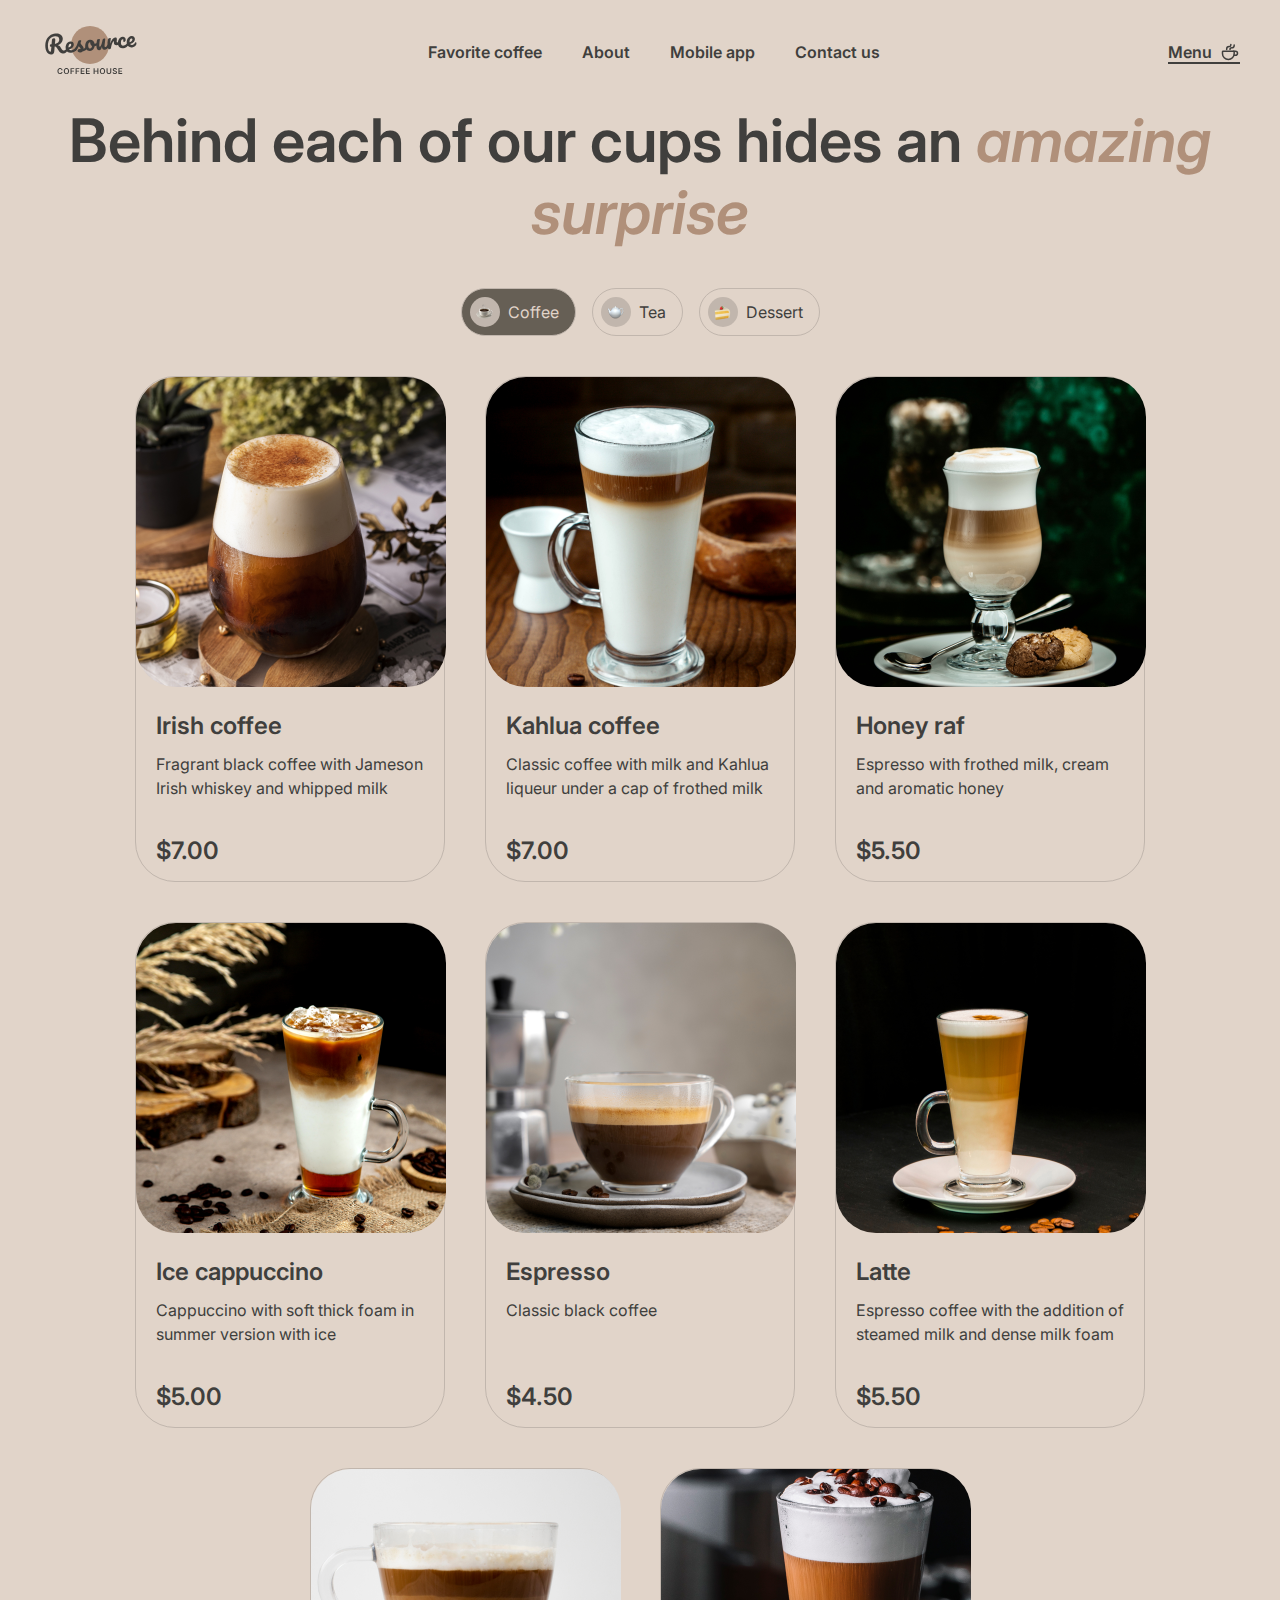
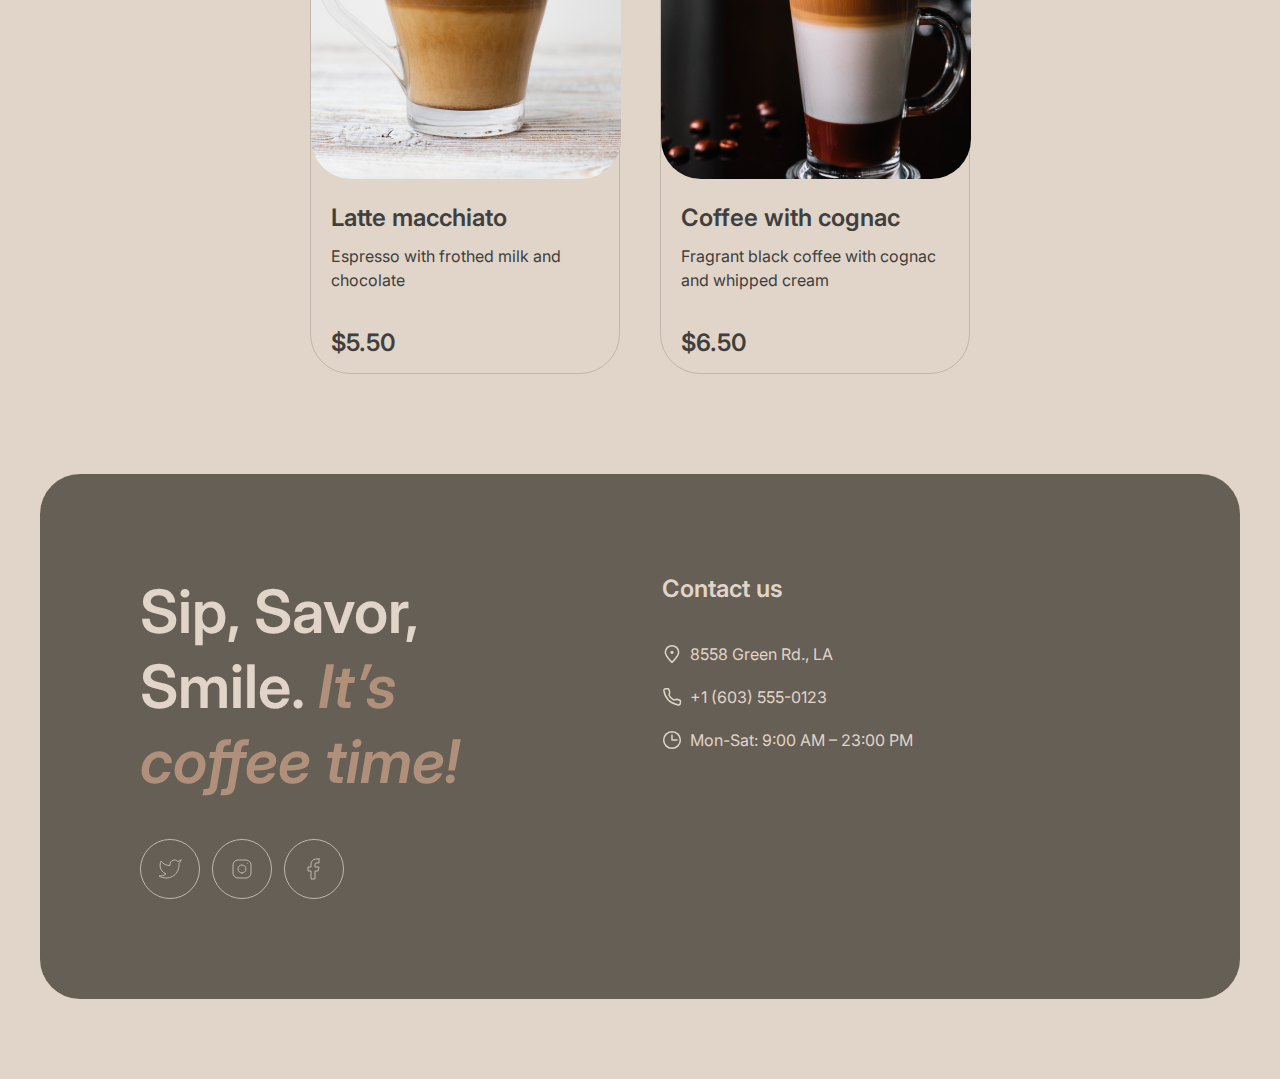
<file: pages/coffee/index.html>
<!DOCTYPE html>
<html lang="en">
<head>
    <meta charset="UTF-8">
    <meta name="viewport" content="width=device-width, initial-scale=1.0">
    <link rel="stylesheet" href="./style.min.css">
    <link rel="icon" type="image/x-icon" href="../../assets/icons/favicon-32x32.png">
    <title>Coffee House</title>
</head>
<body>
    <div class="container">
        <header class="header">
            <div class="header__bar">
                <a href="../main/index.html">
                    <img src="../../assets/icons/logo.svg" alt="logotype">
                </a>
                <nav class="header__nav">
                    <ul>
                        <li class="header__nav-link header__link">
                            <a class="header__link" href="../main/index.html#favorites">Favorite coffee</a>
                        </li>
                        <li class="header__nav-link header__link">
                            <a class="header__link" href="../main/index.html#about">About</a>
                        </li>
                        <li class="header__nav-link header__link">
                            <a class="header__link" href="../main/index.html#mobile-app">Mobile app</a>
                        </li>
                        <li class="header__nav-link header__link">
                            <a class="header__link" href="../main/index.html#contacts">Contact us</a>
                        </li>
                    </ul>
                </nav>
                <a class="header__menu-btn header__link" href="#">
                    <span>Menu</span>
                    <img src="../../assets/icons/coffee-cup.svg" alt="cup of coffee">
                </a>
                <div class="header__burger-btn">
                    <span></span>
                    <span></span>
                </div>
            </div>

            <div class="header__burger-menu">
                <nav class="header__burger-nav">
                    <ul>
                        <li>
                            <a class="header__link" href="../main/index.html#favorites">Favorite coffee</a>
                        </li>
                        <li>
                            <a class="header__link" href="../main/index.html#about">About</a>
                        </li>
                        <li>
                            <a class="header__link" href="../main/index.html#mobile-app">Mobile app</a>
                        </li>
                        <li>
                            <a class="header__link" href="../main/index.html#contacts">Contact us</a>
                        </li>
                    </ul>
                </nav>
                <div class="header__burger-menu-btn">
                    <a href="../coffee/index.html">
                        <span>Menu</span>
                        <img src="../../assets/icons/coffee-cup.svg" alt="Cup of coffee">
                    </a>
                </div>
            </div>
        </header>

        <section class="offer">
            <h1 class="offer__title">Behind each of our cups hides an <span class="offer__title-italic">amazing surprise</span></h1>
            <div class="offer__tabs">
                <div class="offer__tab-item active" category="coffee">
                    <div class="offer__tab-img">
                        <img src="../../assets/icons/cup.png" alt="cup">
                    </div>
                    <span>Coffee</span>
                </div>
                <div class="offer__tab-item" category="tea">
                    <div class="offer__tab-img">
                        <img src="../../assets/icons/kettle.png" alt="kettle">
                    </div>
                    <span>Tea</span>
                </div>
                <div class="offer__tab-item" category="dessert">
                    <div class="offer__tab-img">
                        <img src="../../assets/icons/dessert.png" alt="dessert">
                    </div>
                    <span>Dessert</span>
                </div>
            </div>
        </section>

        <div class="menu-coffee">
            <div class="menu-coffee__wrapper"></div> 
            <div class="menu-coffee__refresh invisible">
                <svg xmlns="http://www.w3.org/2000/svg" width="24" height="24" viewBox="0 0 24 24" fill="none">
                    <path d="M21.8883 13.5C21.1645 18.3113 17.013 22 12 22C6.47715 22 2 17.5228 2 12C2 6.47715 6.47715 2 12 2C16.1006 2 19.6248 4.46819 21.1679 8" stroke="#403F3D" stroke-linecap="round" stroke-linejoin="round"/>
                    <path d="M17 8H21.4C21.7314 8 22 7.73137 22 7.4V3" stroke="#403F3D" stroke-linecap="round" stroke-linejoin="round"/>
                  </svg>
            </div>
        </div>

        <div class="modal-window__bg">
            <div class="modal-window__inner">
                <img class="modal-window__img" src="../../assets/images/coffee-1.png" alt="coffee">
                <div class="modal-window__content">
                    <span class="modal-window__name"></span>
                    <div class="modal-window__wrapper">
                        <p class="modal-window__descr"></p>
                        <div class="modal-window__sizes modal-window__tabs-wrapper">
                            <span>Size</span>
                            <div class="modal-window__sizes-btn-wrapper ">
                                <div class="modal-window__sizes-btn modal-window_tab active" price="0">
                                    <div class="modal-window__sizes-btn-circle modal-window__circle">S</div>
                                    <span class="modal-window__text modal-window__size">200 ml</span>
                                </div>
                                <div class="modal-window__sizes-btn modal-window_tab" price="0.5">
                                    <div class="modal-window__sizes-btn-circle modal-window__circle">M</div>
                                    <span class="modal-window__text modal-window__size">300 ml</span>
                                </div>
                                <div class="modal-window__sizes-btn modal-window_tab" price="1">
                                    <div class="modal-window__sizes-btn-circle modal-window__circle">L</div>
                                    <span class="modal-window__text modal-window__size">400 ml</span>
                                </div>
                            </div>
                        </div>
                        <div class="menu-coffee__modal-window-additives modal-window_tabs-wrapper">
                            <span>Additives</span>
                            <div class="modal-window__add-btn-wrapper">
                                <div class="modal-window__add-btn modal-window_tab">
                                    <div class="modal-window__add-btn-circle modal-window__circle">1</div>
                                    <span class="modal-window__text modal-window-addictive">Sugar</span>
                                </div>
                                <div class="modal-window__add-btn modal-window_tab">
                                    <div class="modal-window__add-btn-circle modal-window__circle">2</div>
                                    <span class="modal-window__text modal-window-addictive">Cinnamon</span>
                                </div>
                                <div class="modal-window__add-btn modal-window_tab">
                                    <div class="modal-window__add-btn-circle modal-window__circle">3</div>
                                    <span class="modal-window__text modal-window-addictive">Syrup</span>
                                </div>
                            </div>
                        </div>
                        <div class="modal-window__price-block">
                            <span class="modal-window__total">Total:</span>
                            <span class="modal-window__price"></span>
                        </div>
                        <div class="modal-window__info-block">
                            <div class="modal-window__info-icon">
                                <svg xmlns="http://www.w3.org/2000/svg" width="16" height="16" viewBox="0 0 16 16" fill="none">
                                    <g clip-path="url(#clip0_311_4007)">
                                    <path d="M8 7.66663V11" stroke="#403F3D" stroke-linecap="round" stroke-linejoin="round"/>
                                    <path d="M8 5.00667L8.00667 4.99926" stroke="#403F3D" stroke-linecap="round" stroke-linejoin="round"/>
                                    <path d="M8 14.6667C11.6819 14.6667 14.6667 11.6819 14.6667 8.00004C14.6667 4.31814 11.6819 1.33337 8 1.33337C4.3181 1.33337 1.33333 4.31814 1.33333 8.00004C1.33333 11.6819 4.3181 14.6667 8 14.6667Z" stroke="#403F3D" stroke-linecap="round" stroke-linejoin="round"/>
                                    </g>
                                    <defs>
                                    <clipPath id="clip0_311_4007">
                                    <rect width="16" height="16" fill="white"/>
                                    </clipPath>
                                    </defs>
                                    </svg>
                            </div>
                            <p class="modal-window__info-text">The cost is not final. Download our mobile app 
                                to see the final price and place your order. Earn loyalty points and enjoy your favorite 
                                coffee with up to 20% discount.</p>
                        </div>
                        <button class="modal-window__close">Close</button>
                    </div> 
                </div>
            </div>
        </div>

        <footer id="contacts" class="footer">
            <div class="footer__social">
                <h2 class="footer__title title-second">Sip, Savor, Smile. <span class="footer__title-italic">It’s coffee time!</span></h2>
                <div class="footer__social-links">
                    <a class="footer__social-link" href="https://twitter.com/i/flow/login?redirect_after_login=%2Frollingscopes" target="_blank">
                        <svg xmlns="http://www.w3.org/2000/svg" width="24" height="24" viewBox="0 0 24 24">
                            <path d="M23 3.01006C23 3.01006 20.9821 4.20217 19.86 4.54006C19.2577 3.84757 18.4573 3.35675 17.567 3.13398C16.6767 2.91122 15.7395 2.96725 14.8821 3.29451C14.0247 3.62177 13.2884 4.20446 12.773 4.96377C12.2575 5.72309 11.9877 6.62239 12 7.54006V8.54006C10.2426 8.58562 8.50127 8.19587 6.93101 7.4055C5.36074 6.61513 4.01032 5.44869 3 4.01006C3 4.01006 -1 13.0101 8 17.0101C5.94053 18.408 3.48716 19.109 1 19.0101C10 24.0101 21 19.0101 21 7.51006C20.9991 7.23151 20.9723 6.95365 20.92 6.68006C21.9406 5.67355 23 3.01006 23 3.01006Z" stroke-linecap="round" stroke-linejoin="round"/>
                        </svg>
                    </a>
                    <a class="footer__social-link" href="https://www.instagram.com/juliette_chijonok/" target="_blank">
                        <svg xmlns="http://www.w3.org/2000/svg" width="24" height="24" viewBox="0 0 24 24">
                            <path d="M12 16C14.2091 16 16 14.2091 16 12C16 9.79086 14.2091 8 12 8C9.79086 8 8 9.79086 8 12C8 14.2091 9.79086 16 12 16Z" stroke-linecap="round" stroke-linejoin="round"/>
                            <path d="M3 16V8C3 5.23858 5.23858 3 8 3H16C18.7614 3 21 5.23858 21 8V16C21 18.7614 18.7614 21 16 21H8C5.23858 21 3 18.7614 3 16Z"/>
                            <path d="M17.5 6.51L17.51 6.49889" stroke-linecap="round" stroke-linejoin="round"/>
                        </svg>
                    </a>
                    <a class="footer__social-link" href="https://www.facebook.com/RollingScopesSchool/" target="_blank">
                        <svg xmlns="http://www.w3.org/2000/svg" width="24" height="24" viewBox="0 0 24 24">
                            <path d="M17 2H14C12.6739 2 11.4021 2.52678 10.4645 3.46447C9.52678 4.40215 9 5.67392 9 7V10H6V14H9V22H13V14H16L17 10H13V7C13 6.73478 13.1054 6.48043 13.2929 6.29289C13.4804 6.10536 13.7348 6 14 6H17V2Z" stroke-linecap="round" stroke-linejoin="round"/>
                        </svg>
                    </a>
                </div>
            </div>
            <div class="footer__contacts">
                <span class="footer__contacts-title">Contact us</span>
                <ul class="footer__contacts-block">
                    <li>
                        <a class="footer__contact" href="https://www.google.com/maps/place/Eric+Green+Rd,+Louisiana+70634,+%D0%A1%D0%A8%D0%90/@30.8070426,-93.2237339,17z/data=!3m1!4b1!4m6!3m5!1s0x863bac54e224e52b:0xd776dc9a51d67928!8m2!3d30.807038!4d-93.221159!16s%2Fg%2F1tm0tjns?entry=ttu" target="_blank">
                            <svg xmlns="http://www.w3.org/2000/svg" width="20" height="20" viewBox="0 0 20 20" fill="none">
                                <path d="M16.6663 8.33329C16.6663 12.0152 9.99967 18.3333 9.99967 18.3333C9.99967 18.3333 3.33301 12.0152 3.33301 8.33329C3.33301 4.65139 6.31778 1.66663 9.99967 1.66663C13.6816 1.66663 16.6663 4.65139 16.6663 8.33329Z" stroke-width="1.5"/>
                                <path d="M10.0003 9.16667C10.4606 9.16667 10.8337 8.79357 10.8337 8.33333C10.8337 7.8731 10.4606 7.5 10.0003 7.5C9.54009 7.5 9.16699 7.8731 9.16699 8.33333C9.16699 8.79357 9.54009 9.16667 10.0003 9.16667Z" fill="#E1D4C9" stroke-width="1.5" stroke-linecap="round" stroke-linejoin="round"/>
                            </svg>
                            <span>8558 Green Rd.,  LA</span>
                        </a>
                    </li>
                   <li>
                        <a class="footer__contact" href="tel:+16035550123">
                            <svg xmlns="http://www.w3.org/2000/svg" width="20" height="20" viewBox="0 0 20 20" fill="none">
                                <path d="M15.0984 12.2516L11.6665 12.9166C9.34845 11.7531 7.91654 10.4166 7.08321 8.33329L7.72483 4.89154L6.51197 1.66663L3.72946 1.66663C2.60191 1.66663 1.71466 2.59958 1.90108 3.71161C2.29888 6.08454 3.37231 10.0391 6.24987 12.9166C9.27338 15.9401 13.5661 17.3318 16.1378 17.9288C17.299 18.1983 18.3332 17.2908 18.3332 16.0988L18.3332 13.4843L15.0984 12.2516Z" stroke="#E1D4C9" stroke-width="1.5" stroke-linecap="round" stroke-linejoin="round"/>
                            </svg>
                            <span>+1 (603) 555-0123</span>
                        </a>
                   </li>
                    <li>
                        <div class="footer__contact">
                            <svg xmlns="http://www.w3.org/2000/svg" width="20" height="20" viewBox="0 0 20 20" fill="none">
                                <g clip-path="url(#clip0_217_1736)">
                                    <path d="M10 5L10 10L15 10" stroke="#E1D4C9" stroke-width="1.5" stroke-linecap="round" stroke-linejoin="round"/>
                                    <path d="M10.0003 18.3333C14.6027 18.3333 18.3337 14.6023 18.3337 9.99996C18.3337 5.39759 14.6027 1.66663 10.0003 1.66663C5.39795 1.66663 1.66699 5.39759 1.66699 9.99996C1.66699 14.6023 5.39795 18.3333 10.0003 18.3333Z" stroke="#E1D4C9" stroke-width="1.5" stroke-linecap="round" stroke-linejoin="round"/>
                                </g>
                                <defs>
                                    <clipPath id="clip0_217_1736">
                                        <rect width="20" height="20" fill="white"/>
                                    </clipPath>
                                </defs>
                            </svg>
                            <span>Mon-Sat: 9:00 AM – 23:00 PM</span>
                        </div>
                    </li> 
                </ul>
            </div>
        </footer>
    </div>
    <script src="./index.js"></script>
</body>
</html>
</file>
<file: pages/coffee/style.min.css>
@import"https://fonts.googleapis.com/css2?family=Forum&family=Inter:wght@400;600&display=swap";*{margin:0;padding:0;box-sizing:border-box}html{scroll-behavior:smooth}body{width:100vw;background:var(--background-body, #E1D4C9);font-family:Inter;display:flex;flex-direction:column;justify-content:center;align-items:center;overflow-x:hidden}a{text-decoration:none}ul{list-style-type:none}.container{width:100%;display:flex;padding:20px 40px 40px 40px;flex-direction:column;align-items:center;overflow-x:hidden}main{max-width:100%}section{margin-bottom:100px}.header{width:100%;margin-bottom:20px}.header .header__bar{display:flex;justify-content:space-between;align-items:center}.header .header__nav ul{display:flex;justify-content:space-between;gap:40px}.header .header__nav ul a:after{display:block;position:absolute;left:0;width:0;height:2px;background-color:#403f3d;content:"";transition:width .3s ease-out}.header .header__link{position:relative;color:#403f3d;font-weight:600}.header .header__menu-btn{display:flex;align-items:center;gap:8px}.header .header__menu-btn span:after{display:block;position:absolute;left:0;width:100%;height:2px;background-color:#403f3d;content:"";transition:width .3s ease-out}.header a{cursor:pointer}.header__burger-btn{display:none}.header__burger-menu{position:fixed;display:flex;width:100%;height:100vh;padding:60px 40px;background-color:#e1d4c9;top:80px;right:-100vw;flex-direction:column;align-items:center;gap:100px;transition:1s;z-index:3}.header__burger-menu.active{right:0px}.header__burger-menu .header__burger-nav ul{display:flex;flex-direction:column;align-items:center;gap:60px}.header__burger-menu a{font-size:32px;font-weight:600;color:#403f3d}.offer{width:100%;display:flex;flex-direction:column;justify-content:center;align-items:center;gap:40px;margin-bottom:40px}.offer .offer__title{font-size:60px;font-weight:600;color:#403f3d;text-align:center}.offer .offer__title .offer__title-italic{font-style:italic;color:#b0907a}.offer .offer__tabs{display:flex;justify-content:center;align-items:center;gap:16px}.offer .offer__tabs .offer__tab-item{display:flex;padding:8px 16px 8px 8px;justify-content:center;align-items:center;gap:8px;border-radius:100px;border:1px solid #c1b6ad;color:#403f3d;cursor:pointer;transition:.8s;font-size:16px}.offer .offer__tabs .offer__tab-item span{transition:.8s}.offer .offer__tabs .offer__tab-img{width:30px;height:30px;display:flex;justify-content:center;align-items:center;border-radius:100px;background-color:#c1b6ad}.offer .offer__tabs .offer__tab-item.active{background-color:#665f55;color:#e1d4c9;cursor:default}.menu-coffee{display:flex;flex-direction:column;align-items:center;margin-bottom:100px}.menu-coffee .menu-coffee__wrapper{display:flex;width:100%;justify-content:center;gap:2.5rem;flex-wrap:wrap;color:#403f3d}.menu-coffee .menu-coffee__item{width:310px;height:506px;flex-direction:column;border-radius:40px;border:1px solid #c1b6ad;transition:.5s;cursor:pointer}.menu-coffee .menu-coffee__item-invisible{display:none}.menu-coffee .menu-coffee__item-img img{width:310px;border-radius:40px;transition:.5s}.menu-coffee .menu-coffee__item-content{display:flex;flex-direction:column;justify-content:space-between;padding:20px;margin-bottom:20px}.menu-coffee .menu-coffee__item-name{font-size:24px;font-weight:600;margin-bottom:12px}.menu-coffee .menu-coffee__item-description{height:72px;font-size:16px;font-weight:400;line-height:150%;margin-bottom:12px}.menu-coffee .menu-coffee__item-price{display:block;font-size:24px;font-weight:600}.menu-coffee .menu-coffee__refresh{display:flex;width:60px;height:60px;justify-content:center;align-items:center;border-radius:100px;border:1px solid #665f55;margin-top:40px;cursor:pointer}.menu-coffee .menu-coffee__refresh.invisible{display:none}.footer{width:100%;display:flex;padding:100px;justify-content:space-between;align-items:flex-start;gap:100px;border-radius:40px;background:#665f55;margin-bottom:40px}.footer__social{display:flex;flex-direction:column;justify-content:center;align-items:flex-start;gap:40px}.footer__social .footer__title{font-size:60px;font-weight:600;line-height:125%;color:#e1d4c9}.footer__social .footer__title-italic{font-style:italic;color:#b0907a}.footer__social .footer__social-links{display:flex;justify-content:center;align-items:center;gap:12px}.footer__social .footer__social-link{display:flex;width:60px;height:60px;justify-content:center;align-items:center;border-radius:100px;border:1px solid #c1b6ad;cursor:pointer;transition:.8s}.footer__social .footer__social-link svg{stroke:#c1b6ad;fill:none;transition:.8s}.footer .footer__contacts{width:100%;display:flex;flex-direction:column;align-items:flex-start;gap:40px}.footer .footer__contacts .footer__contacts-title{font-size:24px;font-weight:600;line-height:125%;color:#e1d4c9}.footer .footer__contacts .footer__contacts-block{display:flex;flex-direction:column;gap:23px}.footer .footer__contacts .footer__contacts-block svg{stroke:#e1d4c9}.footer .footer__contacts .footer__contacts-block .footer__contact{display:flex;align-items:center;gap:8px;color:#e1d4c9;font-size:16px}.footer .footer__contacts .footer__contacts-block span{position:relative}.footer .footer__contacts .footer__contacts-block span:after{display:block;position:absolute;left:0;width:0;height:2px;background-color:#e1d4c9;content:"";transition:width .4s ease-out}@media(hover: hover){.header__nav ul a:hover:after,.header__nav ul a:focus:after{width:100%}.offer__tab-item:hover{background-color:#665f55}.offer__tab-item:hover span{color:#e1d4c9}.menu-coffee__refresh:hover{background-color:#665f55}.menu-coffee__refresh:hover .menu-coffee__refresh:hover svg{stroke:#e1d4c9}.modal-window__inner .modal-window__wrapper .modal-window__close:hover{background-color:#665f55;color:#e1d4c9}.footer .footer__contacts-block span:hover:after,.footer span:focus:after{width:100%}.footer .footer__social-link:hover{background-color:#e1d4c9}.footer .footer__social-link:hover:hover svg{stroke:#403f3d}}@media(max-width: 1024px){footer{flex-direction:column}}@media(max-width: 768px){.container{padding:20px 16px}.title-second{font-size:32px}.header{position:relative}.header__burger-btn{width:44px;height:44px;display:flex;flex-direction:column;justify-content:center;align-items:center;gap:8px;border:1px solid #665f55;border-radius:100%;cursor:pointer}.header__burger-btn span{height:0px;width:16px;background-color:#403f3d;border:1px solid #403f3d;border-radius:10%;transition:all 200ms}.header .header__burger-btn.active{gap:0px}.header .header__burger-btn.active span{margin-bottom:-1px}.header .header__burger-btn.active span:nth-child(1){transform:rotate(-45deg)}.header .header__burger-btn.active span:nth-child(2){transform:rotate(45deg)}.header .header__menu-btn{display:none}.header__nav{display:none}.modal-window__img{display:none}.footer{padding:60px 16px;align-items:flex-start}.footer__social .footer__title{font-size:32px}}.modal-window__bg{display:none;position:fixed;top:0;justify-content:center;align-items:center;width:100vw;height:100vh;background:rgba(0,0,0,.5);padding:20px 20px}.modal-window__bg.active{display:flex}.modal-window__bg .modal-window__inner{background-color:#e1d4c9;opacity:1;max-width:688px;display:flex;border-radius:40px;padding:16px;gap:20px}.modal-window__bg .modal-window__inner .modal-window__img{height:300px;border-radius:40px}.modal-window__bg .modal-window__inner .modal-window__name{font-size:24px;margin-bottom:12px;color:#403f3d}.modal-window__bg .modal-window__inner .modal-window__wrapper{display:flex;flex-direction:column;gap:15px}.modal-window__bg .modal-window__inner .modal-window__wrapper .modal-window__descr{color:#403f3d}.modal-window__bg .modal-window__inner .modal-window__wrapper .modal-window__tabs-wrapper{display:flex;flex-direction:column;gap:8px}.modal-window__bg .modal-window__inner .modal-window__wrapper .modal-window__sizes-btn-wrapper{display:flex;gap:8px;flex-wrap:wrap}.modal-window__bg .modal-window__inner .modal-window__wrapper .modal-window_tab{display:flex;min-width:117px;justify-content:center;align-items:center;gap:8px;padding:8px 16px 8px 8px;border-radius:100px;border:1px solid #c1b6ad;cursor:pointer;transition:all .3s}.modal-window__bg .modal-window__inner .modal-window__wrapper .modal-window__sizes-btn.active{background-color:#665f55;border:none}.modal-window__bg .modal-window__inner .modal-window__wrapper .modal-window__sizes-btn.active .modal-window__text{color:#e1d4c9}.modal-window__bg .modal-window__inner .modal-window__wrapper .modal-window__add-btn.active{background-color:#665f55;border:none}.modal-window__bg .modal-window__inner .modal-window__wrapper .modal-window__add-btn.active .modal-window__text{color:#e1d4c9}.modal-window__bg .modal-window__inner .modal-window__wrapper .modal-window__circle{display:flex;width:30px;height:30px;border-radius:100%;background-color:#c1b6ad;color:#403f3d;justify-content:center;align-items:center}.modal-window__bg .modal-window__inner .modal-window__wrapper .modal-window__add-btn-wrapper{display:flex;gap:8px;flex-wrap:wrap}.modal-window__bg .modal-window__inner .modal-window__wrapper .modal-window__price-block{display:flex;justify-content:space-between;color:#403f3d}.modal-window__bg .modal-window__inner .modal-window__wrapper .modal-window__info-block{display:flex;gap:8px}.modal-window__bg .modal-window__inner .modal-window__wrapper .modal-window__info-text{font-size:10px}.modal-window__close{padding:10px 0px;border-radius:100px;background:none;border:1px solid #665f55;cursor:pointer;transition:all .3s}/*# sourceMappingURL=style.min.css.map */
</file>
